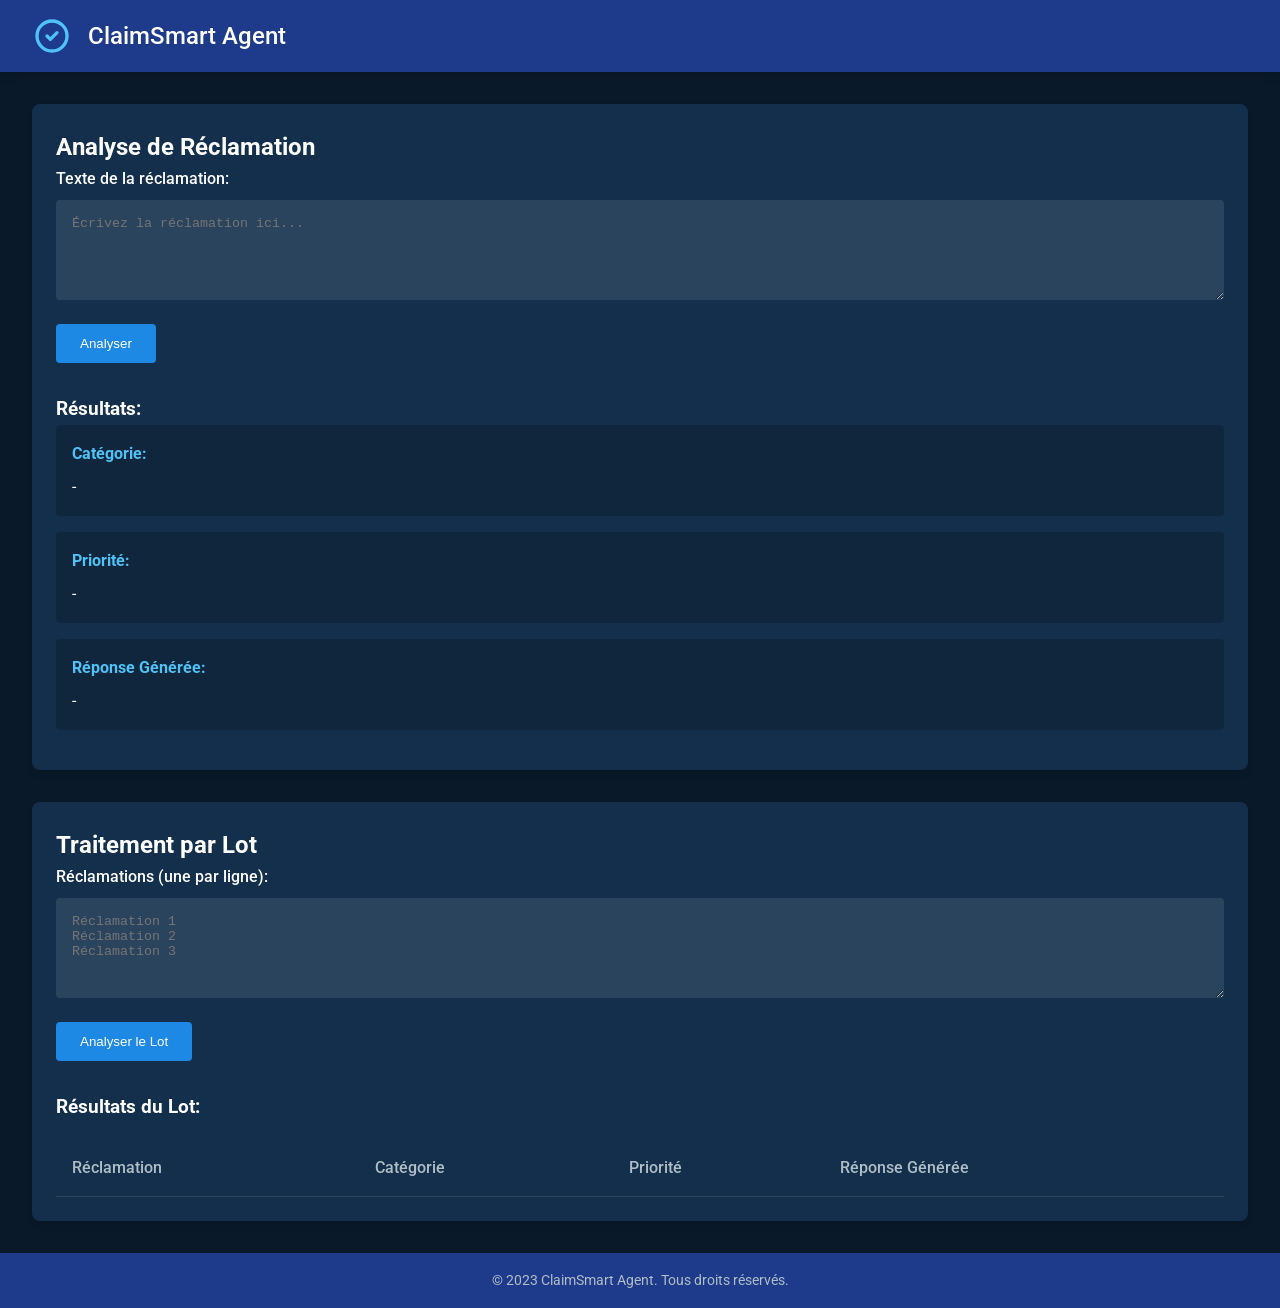
<file: src/main/resources/static/reclamation-agent-frontend/index.html>
<!DOCTYPE html>
<html lang="fr">
<head>
    <meta charset="UTF-8">
    <meta name="viewport" content="width=device-width, initial-scale=1.0">
    <title>Agent de Gestion des Réclamations</title>
    <link rel="stylesheet" href="styles.css">
    <link href="https://fonts.googleapis.com/css2?family=Roboto:wght@300;400;500;700&display=swap" rel="stylesheet">
</head>
<body>
    <div class="app-container">
        <header class="app-header">
            <div class="logo">
                <svg width="40" height="40" viewBox="0 0 24 24" fill="none" xmlns="http://www.w3.org/2000/svg">
                    <path d="M9 12L11 14L15 10" stroke="#4FC3F7" stroke-width="2" stroke-linecap="round" stroke-linejoin="round"/>
                    <path d="M21 12C21 16.9706 16.9706 21 12 21C7.02944 21 3 16.9706 3 12C3 7.02944 7.02944 3 12 3C16.9706 3 21 7.02944 21 12Z" stroke="#4FC3F7" stroke-width="2"/>
                </svg>
                <h1>ClaimSmart Agent</h1>
            </div>
        </header>

        <main class="main-content">
            <section class="reclamation-analysis">
                <h2>Analyse de Réclamation</h2>
                <div class="form-group">
                    <label for="reclamation-text">Texte de la réclamation:</label>
                    <textarea id="reclamation-text" placeholder="Écrivez la réclamation ici..."></textarea>
                </div>
                <button id="analyze-btn" class="btn-primary">Analyser</button>

                <div class="results-section">
                    <h3>Résultats:</h3>
                    <div class="result-card">
                        <h4>Catégorie:</h4>
                        <p id="category-result">-</p>
                    </div>
                    <div class="result-card">
                        <h4>Priorité:</h4>
                        <p id="sentiment-result">-</p>
                    </div>
                    <div class="result-card">
                        <h4>Réponse Générée:</h4>
                        <p id="response-result">-</p>
                    </div>
                </div>
            </section>

            <section class="batch-analysis">
                <h2>Traitement par Lot</h2>
                <div class="form-group">
                    <label for="batch-text">Réclamations (une par ligne):</label>
                    <textarea id="batch-text" placeholder="Réclamation 1&#10;Réclamation 2&#10;Réclamation 3"></textarea>
                </div>
                <button id="batch-analyze-btn" class="btn-primary">Analyser le Lot</button>

                <div class="batch-results">
                    <h3>Résultats du Lot:</h3>
                    <table id="batch-results-table">
                        <thead>
                            <tr>
                                <th>Réclamation</th>
                                <th>Catégorie</th>
                                <th>Priorité</th>
                                <th>Réponse Générée</th>
                            </tr>
                        </thead>
                        <tbody>
                            <!-- Batch results will be populated here -->
                        </tbody>
                    </table>
                </div>
            </section>
        </main>

        <footer class="app-footer">
            <p>&copy; 2023 ClaimSmart Agent. Tous droits réservés.</p>
        </footer>
    </div>

    <script src="app.js"></script>
</body>
</html>
</file>
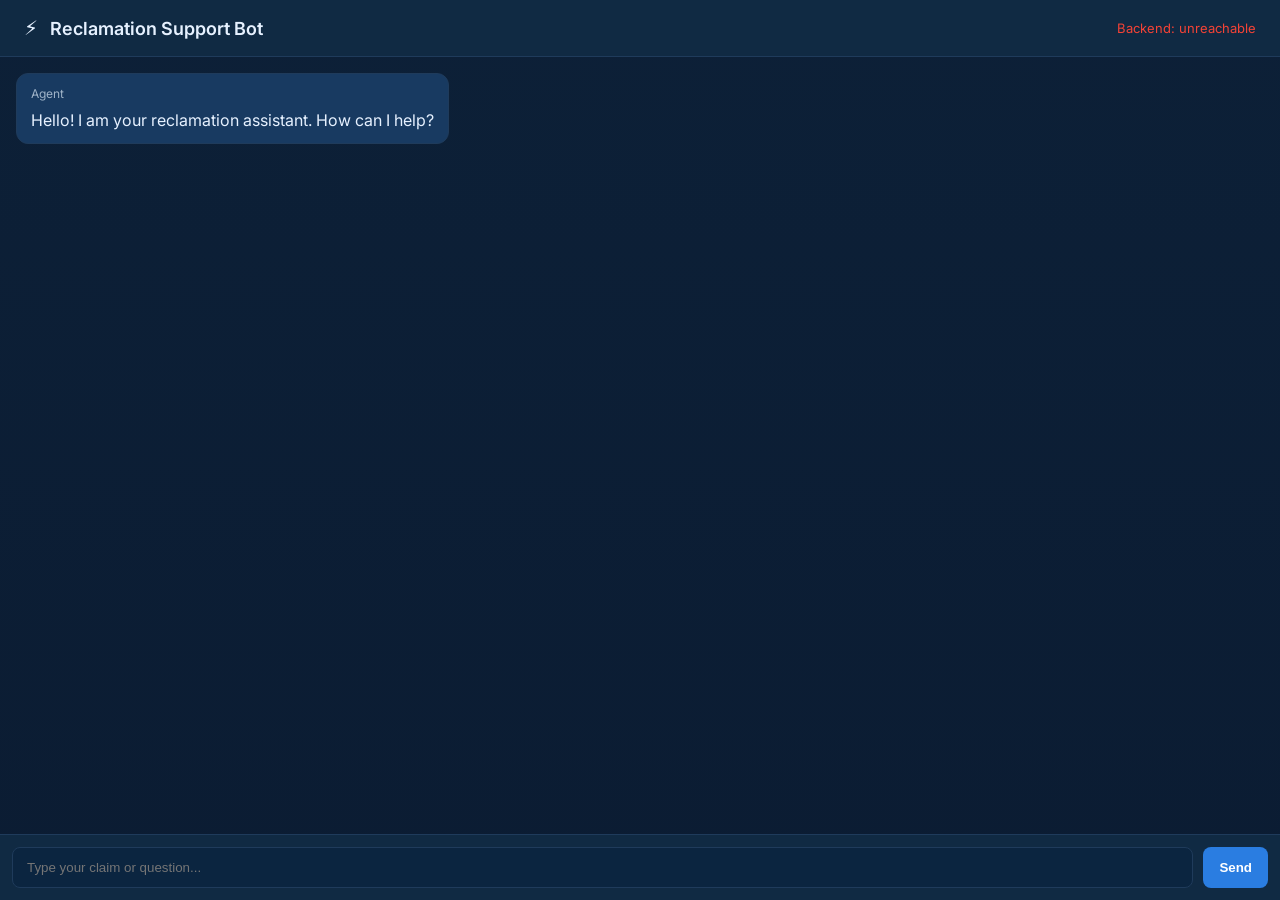
<file: src/main/resources/static/reclamation-chat/index.html>
<!DOCTYPE html>
<html lang="en">
<head>
  <meta charset="UTF-8" />
  <meta name="viewport" content="width=device-width, initial-scale=1.0" />
  <title>Reclamation Chat</title>
  <link rel="stylesheet" href="styles.css" />
  <link href="https://fonts.googleapis.com/css2?family=Inter:wght@400;500;600;700&display=swap" rel="stylesheet">
</head>
<body>
  <div class="app">
    <header class="header">
      <div class="brand">
        <span class="logo">⚡</span>
        <h1>Reclamation Support Bot</h1>
      </div>
      <div class="status" id="backend-status">Backend: unknown</div>
    </header>

    <main class="chat">
      <div id="messages" class="messages" aria-live="polite" aria-label="Chat messages"></div>

      <form id="composer" class="composer" autocomplete="off">
        <input id="message-input" type="text" placeholder="Type your claim or question..." aria-label="Message" required />
        <button id="send-btn" type="submit" class="btn-primary">Send</button>
      </form>
    </main>
  </div>

  <script src="app.js"></script>
</body>
</html>
</file>
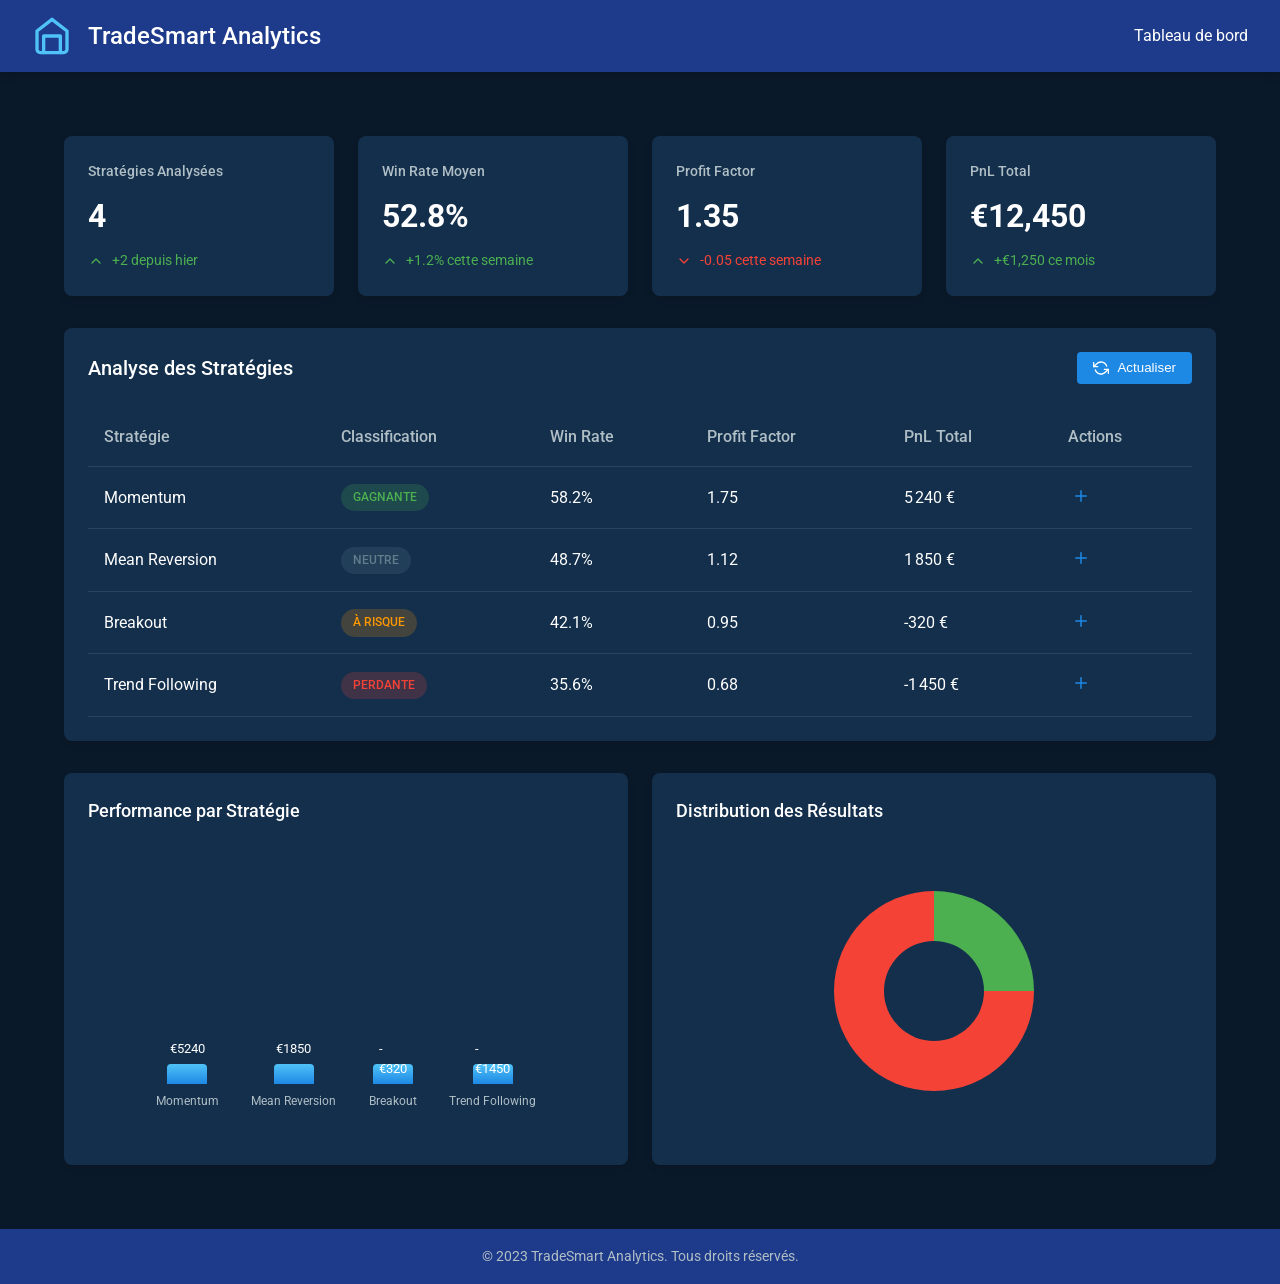
<file: src/main/resources/static/trader-behavior-frontend/index.html>
<!DOCTYPE html>
<html lang="fr">
<head>
    <meta charset="UTF-8">
    <meta name="viewport" content="width=device-width, initial-scale=1.0">
    <title>Analyse de Comportement des Traders</title>
    <link rel="stylesheet" href="styles.css">
    <link href="https://fonts.googleapis.com/css2?family=Roboto:wght@300;400;500;700&display=swap" rel="stylesheet">
</head>
<body>
    <div class="app-container">
        <header class="app-header">
            <div class="logo">
                <svg width="40" height="40" viewBox="0 0 24 24" fill="none" xmlns="http://www.w3.org/2000/svg">
                    <path d="M3 9L12 2L21 9V20C21 20.5304 20.7893 21.0391 20.4142 21.4142C20.0391 21.7893 19.5304 22 19 22H5C4.46957 22 3.96086 21.7893 3.58579 21.4142C3.21071 21.0391 3 20.5304 3 20V9Z" stroke="#4FC3F7" stroke-width="2" stroke-linecap="round" stroke-linejoin="round"/>
                    <path d="M7 22V12H17V22" stroke="#4FC3F7" stroke-width="2" stroke-linecap="round" stroke-linejoin="round"/>
                </svg>
                <h1>TradeSmart Analytics</h1>
            </div>
            <nav>
                <ul>
                    <li>Tableau de bord</li>
                </ul>
            </nav>
        </header>

        <div class="content">
            <section class="section dashboard active" data-section="dashboard">
                <section class="summary-cards">
                <div class="card">
                    <h3>Stratégies Analysées</h3>
                    <div class="card-value">4</div>
                    <div class="card-trend positive">
                        <svg width="16" height="16" viewBox="0 0 24 24" fill="none" xmlns="http://www.w3.org/2000/svg">
                            <path d="M18 15L12 9L6 15" stroke="#4CAF50" stroke-width="2" stroke-linecap="round" stroke-linejoin="round"/>
                        </svg>
                        <span>+2 depuis hier</span>
                    </div>
                </div>
                <div class="card">
                    <h3>Win Rate Moyen</h3>
                    <div class="card-value">52.8%</div>
                    <div class="card-trend positive">
                        <svg width="16" height="16" viewBox="0 0 24 24" fill="none" xmlns="http://www.w3.org/2000/svg">
                            <path d="M18 15L12 9L6 15" stroke="#4CAF50" stroke-width="2" stroke-linecap="round" stroke-linejoin="round"/>
                        </svg>
                        <span>+1.2% cette semaine</span>
                    </div>
                </div>
                <div class="card">
                    <h3>Profit Factor</h3>
                    <div class="card-value">1.35</div>
                    <div class="card-trend negative">
                        <svg width="16" height="16" viewBox="0 0 24 24" fill="none" xmlns="http://www.w3.org/2000/svg">
                            <path d="M6 9L12 15L18 9" stroke="#F44336" stroke-width="2" stroke-linecap="round" stroke-linejoin="round"/>
                        </svg>
                        <span>-0.05 cette semaine</span>
                    </div>
                </div>
                <div class="card">
                    <h3>PnL Total</h3>
                    <div class="card-value">€12,450</div>
                    <div class="card-trend positive">
                        <svg width="16" height="16" viewBox="0 0 24 24" fill="none" xmlns="http://www.w3.org/2000/svg">
                            <path d="M18 15L12 9L6 15" stroke="#4CAF50" stroke-width="2" stroke-linecap="round" stroke-linejoin="round"/>
                        </svg>
                        <span>+€1,250 ce mois</span>
                    </div>
                </div>
            </section>

            <section class="strategy-analysis">
                <div class="section-header">
                    <h2>Analyse des Stratégies</h2>
                    <button id="refresh-btn" class="btn-primary">
                        <svg width="16" height="16" viewBox="0 0 24 24" fill="none" xmlns="http://www.w3.org/2000/svg">
                            <path d="M1 4V10H7" stroke="#FFFFFF" stroke-width="2" stroke-linecap="round" stroke-linejoin="round"/>
                            <path d="M23 20V14H17" stroke="#FFFFFF" stroke-width="2" stroke-linecap="round" stroke-linejoin="round"/>
                            <path d="M20.49 9C19.9828 7.56678 19.1209 6.2854 17.9845 5.27542C16.8482 4.26543 15.4745 3.55976 13.9917 3.22426C12.5089 2.88875 10.9652 2.93434 9.50481 3.35677C8.04437 3.77921 6.71475 4.56471 5.64 5.64L1 10M23 14L18.36 18.36C17.2853 19.4353 15.9556 20.2208 14.4952 20.6432C13.0348 21.0657 11.4911 21.1112 10.0083 20.7757C8.52547 20.4402 7.1518 19.7346 6.01547 18.7246C4.87913 17.7146 4.01717 16.4332 3.51 15" stroke="#FFFFFF" stroke-width="2" stroke-linecap="round" stroke-linejoin="round"/>
                        </svg>
                        Actualiser
                    </button>
                </div>
                
                <div class="strategy-table">
                    <table>
                        <thead>
                            <tr>
                                <th>Stratégie</th>
                                <th>Classification</th>
                                <th>Win Rate</th>
                                <th>Profit Factor</th>
                                <th>PnL Total</th>
                                <th>Actions</th>
                            </tr>
                        </thead>
                        <tbody id="strategy-table-body">
                            <!-- Les données seront chargées dynamiquement -->
                        </tbody>
                    </table>
                </div>
            </section>

            <section class="charts-container">
                <div class="chart-card">
                    <h3>Performance par Stratégie</h3>
                    <div class="chart" id="performance-chart">
                        <!-- Chart will be rendered here by JavaScript -->
                        <div class="chart-placeholder">
                            <div class="bar-chart">
                                <div class="bar" style="height: 70%;" data-value="70%"></div>
                                <div class="bar" style="height: 45%;" data-value="45%"></div>
                                <div class="bar" style="height: 30%;" data-value="30%"></div>
                                <div class="bar" style="height: 60%;" data-value="60%"></div>
                            </div>
                        </div>
                    </div>
                </div>
                <div class="chart-card">
                    <h3>Distribution des Résultats</h3>
                    <div class="chart" id="distribution-chart">
                        <!-- Chart will be rendered here by JavaScript -->
                        <div class="chart-placeholder">
                            <div class="pie-chart">
                                <div class="slice slice1" data-value="58%"></div>
                                <div class="slice slice2" data-value="25%"></div>
                                <div class="slice slice3" data-value="17%"></div>
                            </div>
                        </div>
                    </div>
                </div>
            </section>

            <section class="section strategies" data-section="strategies">
                <h2>Détails des Stratégies</h2>
                <p>Gestion et configuration des stratégies de trading.</p>
            </section>

            <section class="section reports" data-section="reports">
                <h2>Rapports</h2>
                <p>Génération et visualisation des rapports d'Analyse.</p>
            </section>

            <section class="section settings" data-section="settings">
                <h2>Paramètres</h2>
                <p>Configuration des paramètres de l'application.</p>
            </section>
        </div>

        <footer class="app-footer">
            <p>&copy; 2023 TradeSmart Analytics. Tous droits réservés.</p>
        </footer>
    </div>

    <script src="app.js"></script>
</body>
</html>
</file>
<file: src/main/resources/static/reclamation-agent-frontend/styles.css>
:root {
    --primary-color: #1E3A8A;
    --secondary-color: #1E88E5;
    --accent-color: #4FC3F7;
    --background-color: #0A1929;
    --card-bg-color: #132F4C;
    --text-color: #FFFFFF;
    --text-secondary: #B0BEC5;
    --success-color: #4CAF50;
    --warning-color: #FF9800;
    --danger-color: #F44336;
    --neutral-color: #607D8B;
}

* {
    margin: 0;
    padding: 0;
    box-sizing: border-box;
}

body {
    font-family: 'Roboto', sans-serif;
    background-color: var(--background-color);
    color: var(--text-color);
    line-height: 1.6;
}

.app-container {
    display: flex;
    flex-direction: column;
    min-height: 100vh;
}

.app-header {
    background-color: var(--primary-color);
    padding: 1rem 2rem;
    display: flex;
    justify-content: space-between;
    align-items: center;
    box-shadow: 0 2px 10px rgba(0, 0, 0, 0.2);
}

.logo {
    display: flex;
    align-items: center;
    gap: 1rem;
}

.logo h1 {
    font-size: 1.5rem;
    font-weight: 500;
}

.main-content {
    flex: 1;
    padding: 2rem;
    display: flex;
    flex-direction: column;
    gap: 2rem;
}

.reclamation-analysis, .batch-analysis {
    background-color: var(--card-bg-color);
    border-radius: 8px;
    padding: 1.5rem;
    box-shadow: 0 4px 6px rgba(0, 0, 0, 0.1);
}

.form-group {
    margin-bottom: 1rem;
}

label {
    display: block;
    margin-bottom: 0.5rem;
    font-weight: 500;
}

textarea {
    width: 100%;
    min-height: 100px;
    padding: 1rem;
    border: none;
    border-radius: 4px;
    background-color: rgba(255, 255, 255, 0.1);
    color: var(--text-color);
    resize: vertical;
}

.btn-primary {
    background-color: var(--secondary-color);
    color: white;
    border: none;
    border-radius: 4px;
    padding: 0.75rem 1.5rem;
    cursor: pointer;
    transition: background-color 0.3s;
    font-weight: 500;
}

.btn-primary:hover {
    background-color: var(--accent-color);
}

.results-section, .batch-results {
    margin-top: 2rem;
}

.result-card {
    background-color: rgba(0, 0, 0, 0.2);
    padding: 1rem;
    border-radius: 4px;
    margin-bottom: 1rem;
}

.result-card h4 {
    margin-bottom: 0.5rem;
    color: var(--accent-color);
}

table {
    width: 100%;
    border-collapse: collapse;
    margin-top: 1rem;
}

th, td {
    padding: 1rem;
    text-align: left;
    border-bottom: 1px solid rgba(255, 255, 255, 0.1);
}

th {
    color: var(--text-secondary);
    font-weight: 500;
}

.app-footer {
    background-color: var(--primary-color);
    padding: 1rem 2rem;
    text-align: center;
    font-size: 0.9rem;
    color: var(--text-secondary);
}
</file>
<file: src/main/resources/static/reclamation-chat/styles.css>
:root {
  --bg: #0a192f;
  --panel: #102a43;
  --accent: #2a7de1;
  --accent-2: #4fc3f7;
  --text: #e6f1ff;
  --muted: #9fb3c8;
  --bot: #183a61;
  --user: #1e3a8a;
  --border: #1f3b5b;
}

* { box-sizing: border-box; }
html, body { height: 100%; }
body {
  margin: 0;
  font-family: Inter, system-ui, -apple-system, Segoe UI, Roboto, Arial, sans-serif;
  background: var(--bg);
  color: var(--text);
}

.app { display: flex; flex-direction: column; min-height: 100vh; }
.header {
  display: flex; justify-content: space-between; align-items: center;
  padding: 16px 24px; background: var(--panel); border-bottom: 1px solid var(--border);
}
.brand { display: flex; align-items: center; gap: 12px; }
.brand .logo { font-size: 20px; }
.brand h1 { font-size: 18px; margin: 0; font-weight: 600; }
.status { color: var(--muted); font-size: 13px; }

.chat { flex: 1; display: flex; flex-direction: column; gap: 0; }
.messages {
  flex: 1; padding: 16px; display: flex; flex-direction: column; gap: 12px;
  overflow-y: auto; background: linear-gradient(180deg, rgba(16,42,67,0.4), rgba(16,42,67,0.2));
}
.message { max-width: 70%; padding: 12px 14px; border-radius: 12px; line-height: 1.4; }
.message.user { align-self: flex-end; background: var(--user); border: 1px solid var(--border); }
.message.bot { align-self: flex-start; background: var(--bot); border: 1px solid var(--border); }
.message .meta { display: block; font-size: 12px; color: var(--muted); margin-bottom: 6px; }

.composer { display: flex; gap: 10px; padding: 12px; background: var(--panel); border-top: 1px solid var(--border); }
#message-input {
  flex: 1; padding: 12px 14px; border-radius: 8px; border: 1px solid var(--border);
  background: #0b2540; color: var(--text);
}
.btn-primary {
  padding: 10px 16px; border-radius: 8px; border: none; cursor: pointer; font-weight: 600;
  color: white; background: var(--accent);
}
.btn-primary:hover { background: var(--accent-2); }

.typing { display: inline-block; margin-left: 6px; }
.typing span { display: inline-block; width: 6px; height: 6px; margin-right: 3px; background: var(--muted); border-radius: 50%; animation: blink 1.2s infinite; }
.typing span:nth-child(2) { animation-delay: 0.2s; }
.typing span:nth-child(3) { animation-delay: 0.4s; }
@keyframes blink { 0%, 80%, 100% { opacity: 0.2 } 40% { opacity: 1 } }

@media (max-width: 640px) { .message { max-width: 100%; } }
</file>
<file: src/main/resources/static/trader-behavior-frontend/styles.css>
:root {
    --primary-color: #1E3A8A;
    --secondary-color: #1E88E5;
    --accent-color: #4FC3F7;
    --background-color: #0A1929;
    --card-bg-color: #132F4C;
    --text-color: #FFFFFF;
    --text-secondary: #B0BEC5;
    --success-color: #4CAF50;
    --warning-color: #FF9800;
    --danger-color: #F44336;
    --neutral-color: #607D8B;
}

* {
    margin: 0;
    padding: 0;
    box-sizing: border-box;
}

body {
    font-family: 'Roboto', sans-serif;
    background-color: var(--background-color);
    color: var(--text-color);
    line-height: 1.6;
}

.app-container {
    display: flex;
    flex-direction: column;
    min-height: 100vh;
}

.content {
    flex: 1;
    padding: 2rem;
    display: flex;
    flex-direction: column;
    gap: 2rem;
}

.section:not(.active) {
    display: none;
}

/* Header Styles */
.app-header {
    background-color: var(--primary-color);
    padding: 1rem 2rem;
    display: flex;
    justify-content: space-between;
    align-items: center;
    box-shadow: 0 2px 10px rgba(0, 0, 0, 0.2);
}

.logo {
    display: flex;
    align-items: center;
    gap: 1rem;
}

.logo h1 {
    font-size: 1.5rem;
    font-weight: 500;
}

nav ul {
    display: flex;
    list-style: none;
    gap: 2rem;
}

nav a {
    color: var(--text-color);
    text-decoration: none;
    font-weight: 500;
    padding: 0.5rem 0;
    position: relative;
    transition: color 0.3s;
}

nav a:hover {
    color: var(--accent-color);
}

nav a.active {
    color: var(--accent-color);
}

nav a.active::after {
    content: '';
    position: absolute;
    bottom: 0;
    left: 0;
    width: 100%;
    height: 2px;
    background-color: var(--accent-color);
}

/* Main Content */
.dashboard {
    flex: 1;
    padding: 2rem;
    display: flex;
    flex-direction: column;
    gap: 2rem;
}

/* Summary Cards */
.summary-cards {
    display: grid;
    grid-template-columns: repeat(auto-fit, minmax(250px, 1fr));
    gap: 1.5rem;
}

.card {
    background-color: var(--card-bg-color);
    border-radius: 8px;
    padding: 1.5rem;
    box-shadow: 0 4px 6px rgba(0, 0, 0, 0.1);
}

.card h3 {
    color: var(--text-secondary);
    font-size: 0.9rem;
    font-weight: 500;
    margin-bottom: 0.5rem;
}

.card-value {
    font-size: 2rem;
    font-weight: 700;
    margin-bottom: 0.5rem;
}

.card-trend {
    display: flex;
    align-items: center;
    gap: 0.5rem;
    font-size: 0.85rem;
}

.card-trend.positive {
    color: var(--success-color);
}

.card-trend.negative {
    color: var(--danger-color);
}

/* Strategy Analysis Section */
.strategy-analysis {
    background-color: var(--card-bg-color);
    border-radius: 8px;
    padding: 1.5rem;
    box-shadow: 0 4px 6px rgba(0, 0, 0, 0.1);
}

.section-header {
    display: flex;
    justify-content: space-between;
    align-items: center;
    margin-bottom: 1.5rem;
}

.section-header h2 {
    font-size: 1.25rem;
    font-weight: 500;
}

.btn-primary {
    background-color: var(--secondary-color);
    color: white;
    border: none;
    border-radius: 4px;
    padding: 0.5rem 1rem;
    display: flex;
    align-items: center;
    gap: 0.5rem;
    cursor: pointer;
    transition: background-color 0.3s;
}

.btn-primary:hover {
    background-color: var(--accent-color);
}

.strategy-table {
    overflow-x: auto;
}

table {
    width: 100%;
    border-collapse: collapse;
}

th, td {
    padding: 1rem;
    text-align: left;
    border-bottom: 1px solid rgba(255, 255, 255, 0.1);
}

th {
    color: var(--text-secondary);
    font-weight: 500;
}

.badge {
    display: inline-block;
    padding: 0.25rem 0.75rem;
    border-radius: 50px;
    font-size: 0.75rem;
    font-weight: 500;
}

.badge.success {
    background-color: rgba(76, 175, 80, 0.2);
    color: var(--success-color);
}

.badge.neutral {
    background-color: rgba(96, 125, 139, 0.2);
    color: var(--neutral-color);
}

.badge.warning {
    background-color: rgba(255, 152, 0, 0.2);
    color: var(--warning-color);
}

.badge.danger {
    background-color: rgba(244, 67, 54, 0.2);
    color: var(--danger-color);
}

.btn-icon {
    background: none;
    border: none;
    cursor: pointer;
    padding: 0.25rem;
    border-radius: 4px;
    transition: background-color 0.3s;
}

.btn-icon:hover {
    background-color: rgba(255, 255, 255, 0.1);
}

/* Charts Container */
.charts-container {
    display: grid;
    grid-template-columns: repeat(auto-fit, minmax(450px, 1fr));
    gap: 1.5rem;
}

.chart-card {
    background-color: var(--card-bg-color);
    border-radius: 8px;
    padding: 1.5rem;
    box-shadow: 0 4px 6px rgba(0, 0, 0, 0.1);
}

.chart-card h3 {
    margin-bottom: 1rem;
    font-size: 1.1rem;
    font-weight: 500;
}

.chart {
    height: 300px;
    display: flex;
    align-items: center;
    justify-content: center;
}

/* Chart Placeholders */
.chart-placeholder {
    width: 100%;
    height: 100%;
    display: flex;
    align-items: center;
    justify-content: center;
}

.bar-chart {
    display: flex;
    align-items: flex-end;
    justify-content: space-around;
    width: 80%;
    height: 80%;
}

.bar-container {
    display: flex;
    flex-direction: column;
    align-items: center;
    gap: 0.5rem;
}

.bar {
    width: 40px;
    background: linear-gradient(to top, var(--secondary-color), var(--accent-color));
    border-radius: 4px 4px 0 0;
    position: relative;
    min-height: 20px;
}

.bar::after {
    content: attr(data-value);
    position: absolute;
    top: -25px;
    left: 50%;
    transform: translateX(-50%);
    font-size: 0.8rem;
}

.bar-label {
    font-size: 0.75rem;
    color: var(--text-secondary);
    text-align: center;
}

.pie-chart {
    width: 200px;
    height: 200px;
    border-radius: 50%;
    background: conic-gradient(
        var(--success-color) 0% 58%, 
        var(--warning-color) 58% 83%, 
        var(--danger-color) 83% 100%
    );
    position: relative;
}

.pie-chart::before {
    content: '';
    position: absolute;
    top: 50%;
    left: 50%;
    transform: translate(-50%, -50%);
    width: 100px;
    height: 100px;
    background-color: var(--card-bg-color);
    border-radius: 50%;
}

/* Footer */
.app-footer {
    background-color: var(--primary-color);
    padding: 1rem 2rem;
    text-align: center;
    font-size: 0.9rem;
    color: var(--text-secondary);
}

/* Responsive Adjustments */
@media (max-width: 768px) {
    .app-header {
        flex-direction: column;
        gap: 1rem;
    }
    
    nav ul {
        gap: 1rem;
    }
    
    .summary-cards {
        grid-template-columns: 1fr;
    }
    
    .charts-container {
        grid-template-columns: 1fr;
    }
}
</file>
